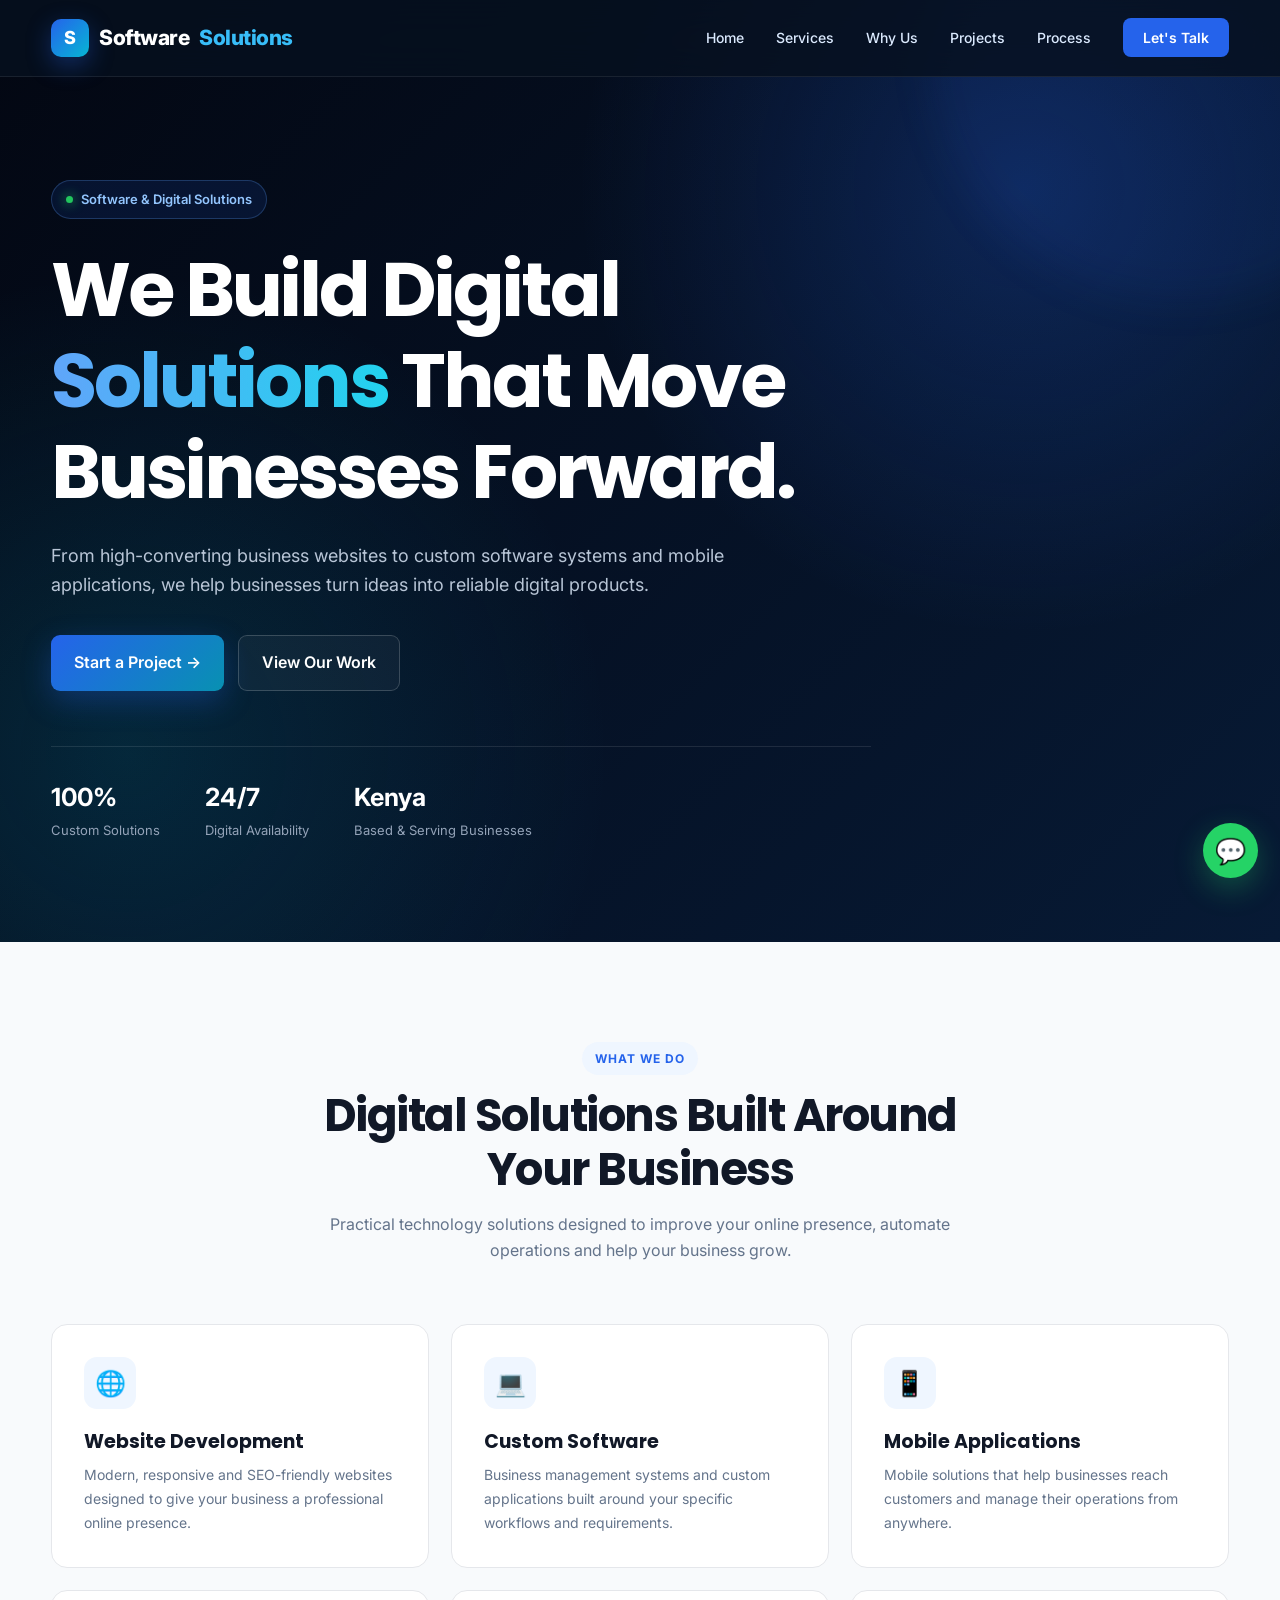
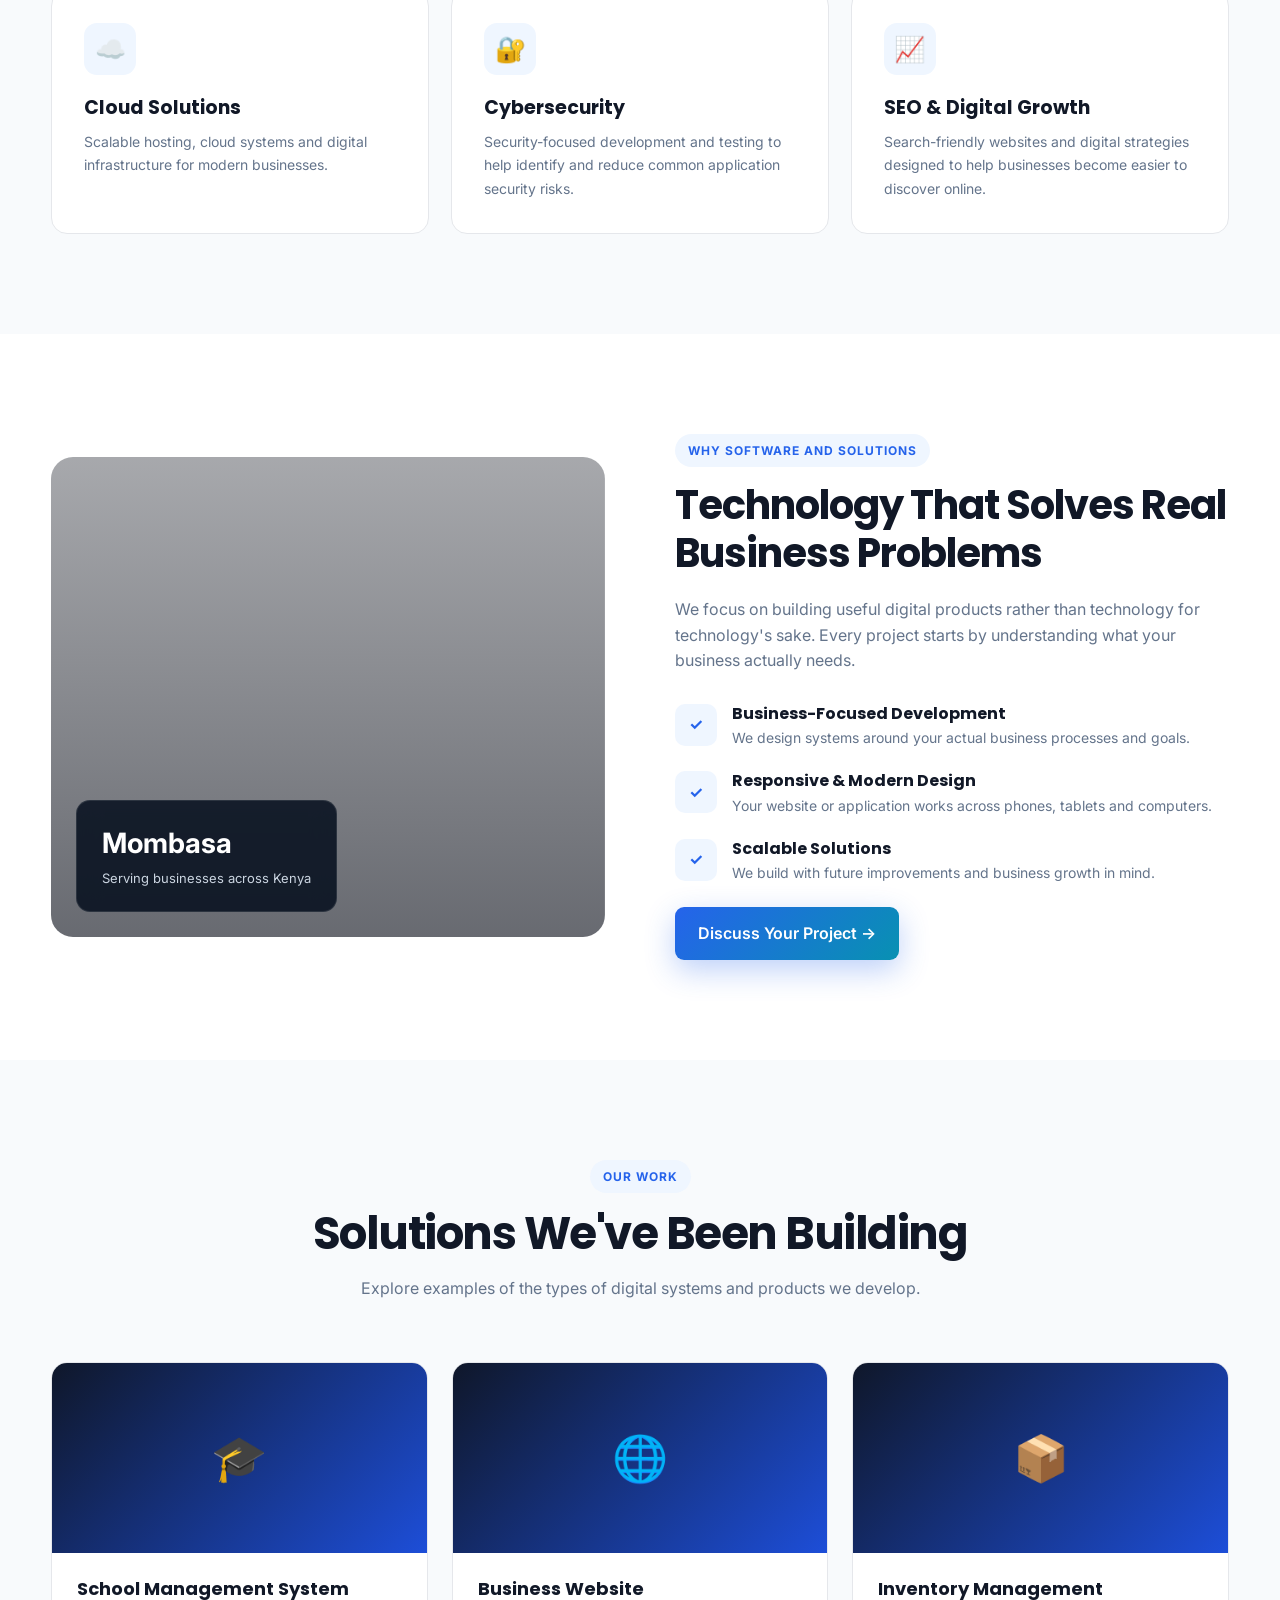
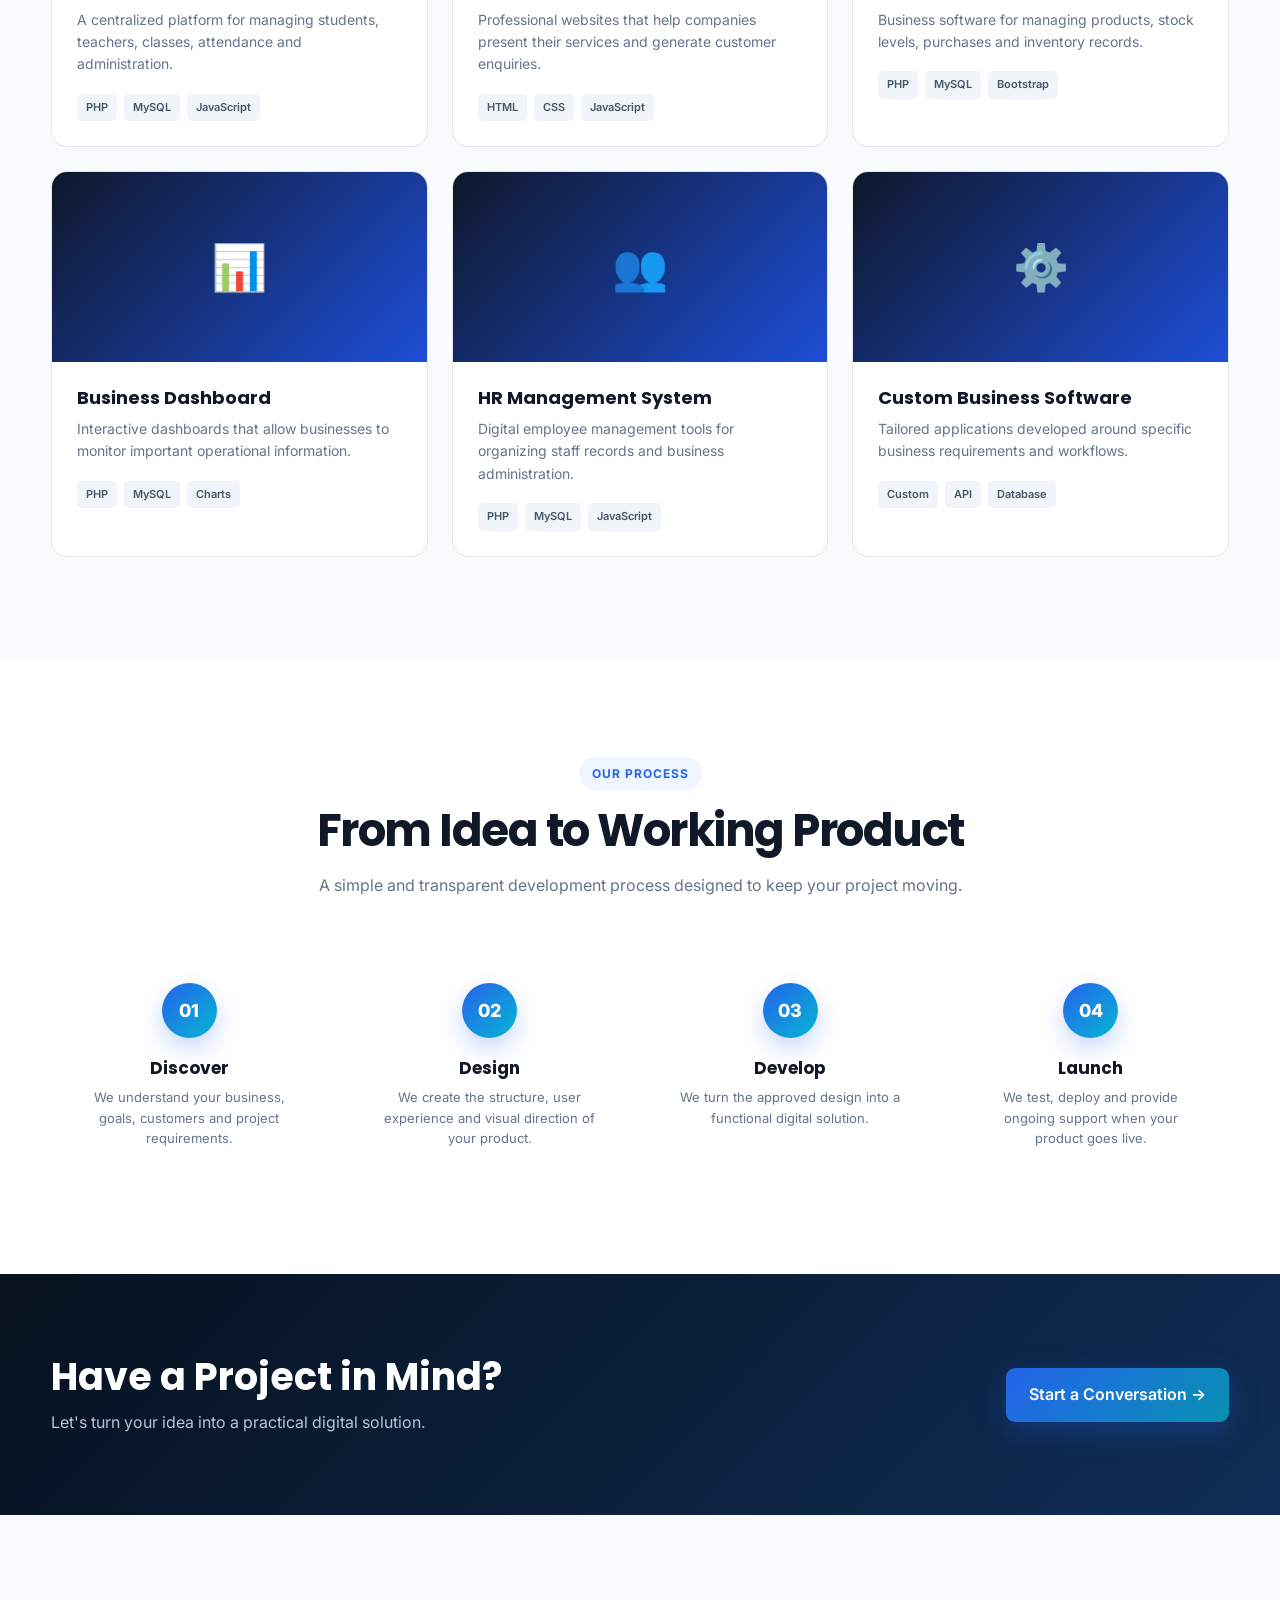
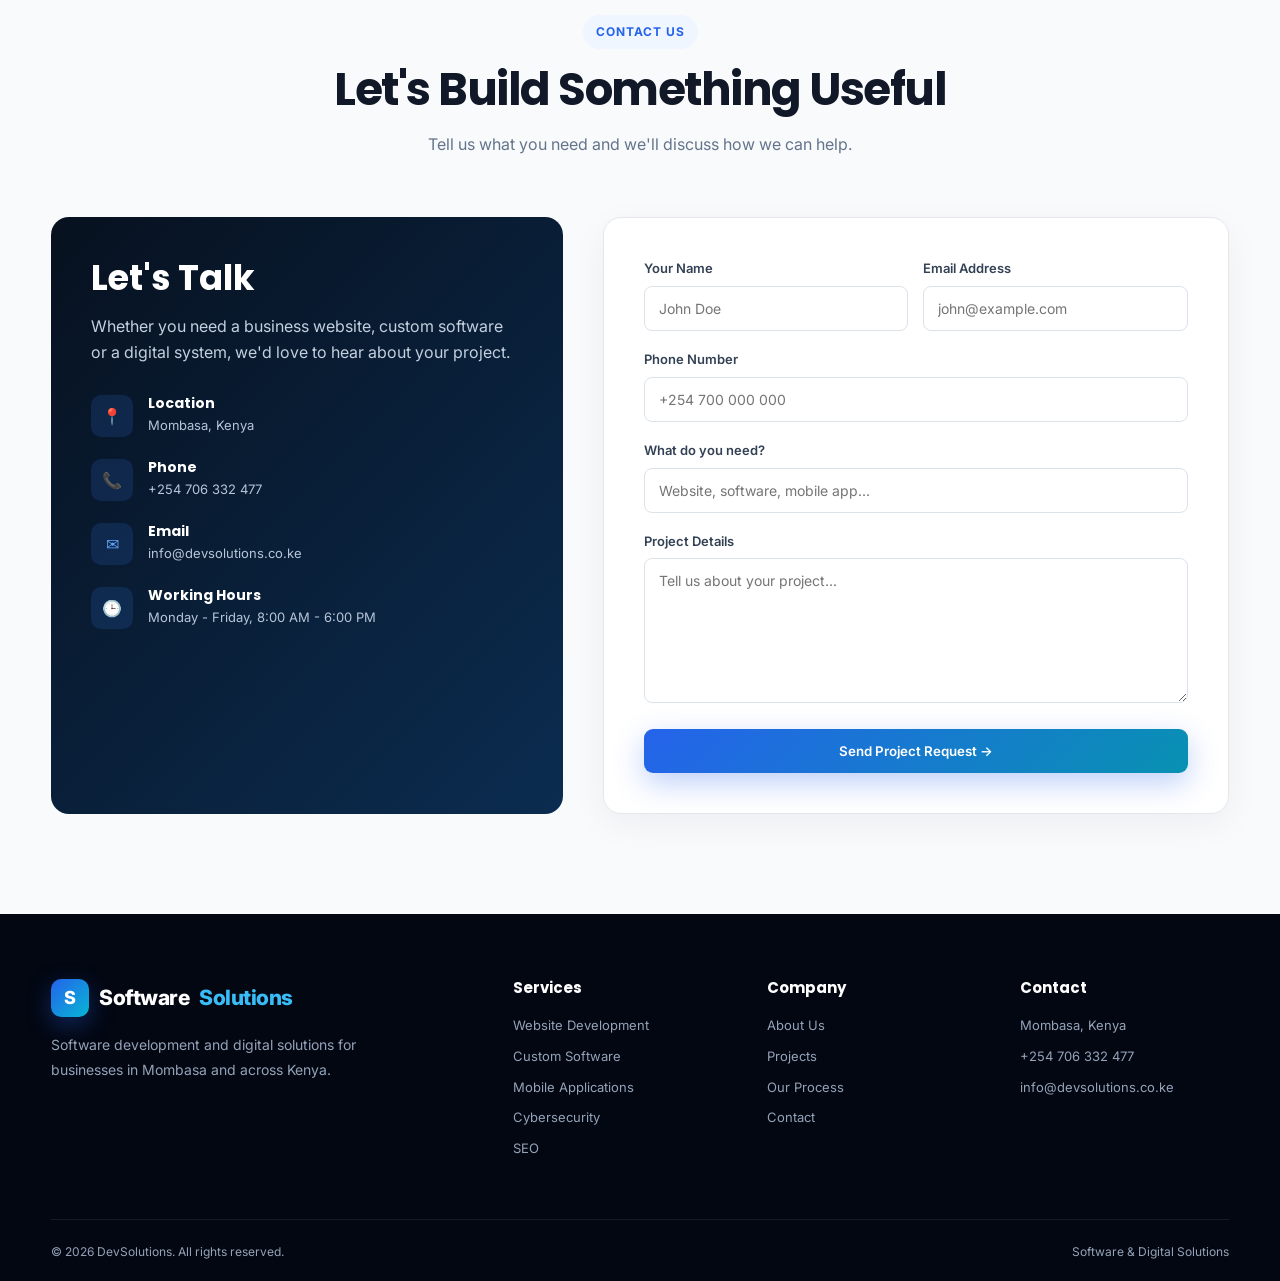
<file: index.html>
<!DOCTYPE html>
<html lang="en">

<head>

    <!-- =====================================================
         BASIC SEO
    ====================================================== -->

    <meta charset="UTF-8">

    <meta name="viewport"
          content="width=device-width, initial-scale=1.0">

    <title>
        Software Development Company in Mombasa, Kenya | Software and Solutions
    </title>

    <meta name="description"
          content="software and solutions provides professional website development, custom software, mobile applications, cybersecurity and business systems in Mombasa and across Kenya.">

    <meta name="keywords"
          content="software development company Mombasa, web development Mombasa, website design Kenya, custom software Kenya, mobile app development Kenya, cybersecurity Mombasa">

    <meta name="author" content="Software and solutions">

    <meta name="robots"
          content="index, follow">

    <link rel="canonical"
          href="https://devsolutions.co.ke/">


    <!-- =====================================================
         OPEN GRAPH
    ====================================================== -->

    <meta property="og:title"
          content="Software and soluitons | Software Development Company in Mombasa">

    <meta property="og:description"
          content="Websites, custom software, mobile apps and digital solutions for businesses in Kenya.">

    <meta property="og:type"
          content="website">

    <meta property="og:url"
          content="https://devsolutions.co.ke/">

    <meta property="og:image"
          content="https://devsolutions.co.ke/images/og-image.jpg">


    <!-- =====================================================
         FAVICON
    ====================================================== -->

    <link rel="icon"
          href="images/favicon.png">


    <!-- =====================================================
         GOOGLE FONT
    ====================================================== -->

    <link rel="preconnect"
          href="https://fonts.googleapis.com">

    <link rel="preconnect"
          href="https://fonts.gstatic.com"
          crossorigin>

    <link href="https://fonts.googleapis.com/css2?family=Inter:wght@400;500;600;700;800&family=Poppins:wght@500;600;700;800&display=swap"
          rel="stylesheet">


    <!-- =====================================================
         STRUCTURED DATA
    ====================================================== -->

    <script type="application/ld+json">

    {
        "@context": "https://schema.org",
        "@type": "ProfessionalService",

        "name": "Software and solutions",

        "url": "https://devsolutions.co.ke/",

        "description":
        "Software development company providing websites, custom software, mobile applications, cybersecurity and business systems.",

        "telephone": "+254706332477",

        "email": "info@devsolutions.co.ke",

        "address": {
            "@type": "PostalAddress",
            "addressLocality": "Mombasa",
            "addressCountry": "KE"
        },

        "areaServed": [
            "Mombasa",
            "Kenya"
        ],

        "serviceType": [
            "Website Development",
            "Custom Software Development",
            "Mobile App Development",
            "Cybersecurity",
            "Cloud Solutions",
            "SEO Services"
        ]
    }

    </script>


    <!-- =====================================================
         CSS
    ====================================================== -->

    <style>

        /* =====================================================
           RESET
        ====================================================== */

        * {
            margin: 0;
            padding: 0;
            box-sizing: border-box;
        }


        html {
            scroll-behavior: smooth;
        }


        body {

            font-family: "Inter", sans-serif;

            background: #ffffff;

            color: #111827;

            line-height: 1.6;

            overflow-x: hidden;
        }


        h1,
        h2,
        h3,
        h4 {

            font-family: "Poppins", sans-serif;

            line-height: 1.2;
        }


        a {
            text-decoration: none;
            color: inherit;
        }


        button,
        input,
        textarea {

            font-family: inherit;
        }


        img {

            width: 100%;

            display: block;
        }


        .container {

            width: min(1180px, 92%);

            margin: auto;
        }


        /* =====================================================
           COLORS
        ====================================================== */

        :root {

            --primary: #2563eb;

            --primary-dark: #1d4ed8;

            --secondary: #06b6d4;

            --dark: #07111f;

            --dark-2: #0b172a;

            --text: #111827;

            --muted: #64748b;

            --light: #f8fafc;

            --border: #e5e7eb;

            --white: #ffffff;
        }


        /* =====================================================
           NAVIGATION
        ====================================================== */

        header {

            position: fixed;

            top: 0;

            left: 0;

            width: 100%;

            z-index: 999;

            background: rgba(7, 17, 31, 0.82);

            backdrop-filter: blur(18px);

            border-bottom:
                1px solid rgba(255,255,255,0.08);
        }


        nav {

            height: 76px;

            display: flex;

            align-items: center;

            justify-content: space-between;
        }


        .logo {

            display: flex;

            align-items: center;

            gap: 10px;

            color: white;

            font-size: 21px;

            font-weight: 800;

            letter-spacing: -0.5px;
        }


        .logo-mark {

            width: 38px;

            height: 38px;

            display: grid;

            place-items: center;

            border-radius: 10px;

            background:
                linear-gradient(
                    135deg,
                    var(--primary),
                    var(--secondary)
                );

            color: white;

            font-size: 18px;

            box-shadow:
                0 8px 25px rgba(37,99,235,0.35);
        }


        .logo span {

            color: #38bdf8;
        }


        .nav-links {

            display: flex;

            align-items: center;

            gap: 32px;

            list-style: none;
        }


        .nav-links a {

            color: #dbeafe;

            font-size: 14px;

            font-weight: 500;

            transition: 0.3s;
        }


        .nav-links a:hover {

            color: #38bdf8;
        }


        .nav-cta {

            padding: 11px 20px;

            border-radius: 8px;

            background: var(--primary);

            color: white !important;

            font-weight: 600 !important;
        }


        .nav-cta:hover {

            background: var(--primary-dark);

            transform: translateY(-2px);
        }


        .menu-btn {

            display: none;

            border: none;

            background: transparent;

            color: white;

            font-size: 28px;

            cursor: pointer;
        }


        /* =====================================================
           HERO
        ====================================================== */

        .hero {

            min-height: 100vh;

            position: relative;

            display: flex;

            align-items: center;

            overflow: hidden;

            color: white;

            background:

                radial-gradient(
                    circle at 80% 20%,
                    rgba(37,99,235,0.25),
                    transparent 35%
                ),

                radial-gradient(
                    circle at 10% 80%,
                    rgba(6,182,212,0.15),
                    transparent 35%
                ),

                linear-gradient(
                    135deg,
                    #030712,
                    #071a35
                );
        }


        .hero::before {

            content: "";

            position: absolute;

            width: 500px;

            height: 500px;

            border-radius: 50%;

            background:
                rgba(37,99,235,0.08);

            filter: blur(20px);

            top: -200px;

            right: -150px;
        }


        .hero-content {

            position: relative;

            z-index: 2;

            max-width: 820px;

            padding-top: 80px;
        }


        .hero-badge {

            display: inline-flex;

            align-items: center;

            gap: 8px;

            padding: 8px 14px;

            border-radius: 50px;

            background:
                rgba(37,99,235,0.12);

            border:
                1px solid rgba(96,165,250,0.25);

            color: #93c5fd;

            font-size: 13px;

            font-weight: 600;

            margin-bottom: 25px;
        }


        .status-dot {

            width: 7px;

            height: 7px;

            border-radius: 50%;

            background: #22c55e;

            box-shadow:
                0 0 12px #22c55e;
        }


        .hero h1 {

            font-size: clamp(42px, 6vw, 76px);

            letter-spacing: -3px;

            margin-bottom: 25px;
        }


        .hero h1 span {

            background:
                linear-gradient(
                    90deg,
                    #60a5fa,
                    #22d3ee
                );

            -webkit-background-clip: text;

            -webkit-text-fill-color: transparent;
        }


        .hero p {

            max-width: 720px;

            color: #b8c5d6;

            font-size: 18px;

            margin-bottom: 35px;
        }


        .hero-buttons {

            display: flex;

            gap: 14px;

            flex-wrap: wrap;
        }


        .btn {

            display: inline-flex;

            align-items: center;

            justify-content: center;

            gap: 8px;

            padding: 14px 23px;

            border-radius: 9px;

            font-weight: 600;

            transition: 0.3s;

            cursor: pointer;
        }


        .btn-primary {

            background:
                linear-gradient(
                    135deg,
                    #2563eb,
                    #0891b2
                );

            color: white;

            box-shadow:
                0 10px 30px rgba(37,99,235,0.3);
        }


        .btn-primary:hover {

            transform: translateY(-3px);

            box-shadow:
                0 15px 35px rgba(37,99,235,0.4);
        }


        .btn-outline {

            border:
                1px solid rgba(255,255,255,0.18);

            color: white;

            background:
                rgba(255,255,255,0.04);
        }


        .btn-outline:hover {

            background:
                rgba(255,255,255,0.09);

            transform: translateY(-3px);
        }


        /* =====================================================
           HERO STATS
        ====================================================== */

        .hero-stats {

            display: flex;

            gap: 45px;

            margin-top: 55px;

            padding-top: 30px;

            border-top:
                1px solid rgba(255,255,255,0.1);
        }


        .stat strong {

            display: block;

            font-size: 25px;

            color: white;
        }


        .stat span {

            font-size: 13px;

            color: #94a3b8;
        }


        /* =====================================================
           SECTION
        ====================================================== */

        section {

            padding: 100px 0;
        }


        .section-heading {

            max-width: 700px;

            margin: 0 auto 60px;

            text-align: center;
        }


        .section-label {

            display: inline-block;

            color: var(--primary);

            background:
                #eff6ff;

            padding: 7px 13px;

            border-radius: 30px;

            font-size: 12px;

            font-weight: 700;

            text-transform: uppercase;

            letter-spacing: 1px;

            margin-bottom: 14px;
        }


        .section-heading h2 {

            font-size: clamp(30px, 4vw, 45px);

            margin-bottom: 15px;

            letter-spacing: -1.5px;
        }


        .section-heading p {

            color: var(--muted);

            font-size: 16px;
        }


        /* =====================================================
           SERVICES
        ====================================================== */

        .services {

            background: #f8fafc;
        }


        .service-grid {

            display: grid;

            grid-template-columns:
                repeat(3, 1fr);

            gap: 22px;
        }


        .service-card {

            position: relative;

            background: white;

            border:
                1px solid var(--border);

            border-radius: 16px;

            padding: 32px;

            transition: 0.35s;

            overflow: hidden;
        }


        .service-card::before {

            content: "";

            position: absolute;

            left: 0;

            top: 0;

            width: 100%;

            height: 3px;

            background:
                linear-gradient(
                    90deg,
                    var(--primary),
                    var(--secondary)
                );

            transform: scaleX(0);

            transform-origin: left;

            transition: 0.35s;
        }


        .service-card:hover {

            transform: translateY(-8px);

            border-color:
                #bfdbfe;

            box-shadow:
                0 20px 45px rgba(15,23,42,0.09);
        }


        .service-card:hover::before {

            transform: scaleX(1);
        }


        .service-icon {

            width: 52px;

            height: 52px;

            display: grid;

            place-items: center;

            border-radius: 13px;

            background: #eff6ff;

            color: var(--primary);

            font-size: 25px;

            margin-bottom: 22px;
        }


        .service-card h3 {

            font-size: 19px;

            margin-bottom: 10px;
        }


        .service-card p {

            color: var(--muted);

            font-size: 14px;

            line-height: 1.7;
        }


        /* =====================================================
           WHY US
        ====================================================== */

        .why-us {

            background: white;
        }


        .why-grid {

            display: grid;

            grid-template-columns: 1fr 1fr;

            gap: 70px;

            align-items: center;
        }


        .why-image {

            min-height: 480px;

            border-radius: 22px;

            background:

                linear-gradient(
                    rgba(3,7,18,0.35),
                    rgba(3,7,18,0.6)
                ),

                url("https://images.unsplash.com/photo-1551434678-e076c223a692?auto=format&fit=crop&w=1000&q=80");

            background-size: cover;

            background-position: center;

            position: relative;

            overflow: hidden;
        }


        .experience-card {

            position: absolute;

            bottom: 25px;

            left: 25px;

            padding: 20px 25px;

            background:
                rgba(7,17,31,0.88);

            backdrop-filter: blur(12px);

            border-radius: 14px;

            color: white;

            border:
                1px solid rgba(255,255,255,0.1);
        }


        .experience-card strong {

            font-size: 28px;

            display: block;
        }


        .experience-card span {

            color: #cbd5e1;

            font-size: 13px;
        }


        .why-content h2 {

            font-size: 40px;

            margin-bottom: 20px;

            letter-spacing: -1px;
        }


        .why-content > p {

            color: var(--muted);

            margin-bottom: 30px;
        }


        .benefit {

            display: flex;

            gap: 15px;

            margin-bottom: 22px;
        }


        .benefit-icon {

            min-width: 42px;

            height: 42px;

            display: grid;

            place-items: center;

            border-radius: 10px;

            background: #eff6ff;

            color: var(--primary);

            font-weight: 700;
        }


        .benefit h4 {

            margin-bottom: 4px;

            font-size: 16px;
        }


        .benefit p {

            color: var(--muted);

            font-size: 14px;
        }


        /* =====================================================
           PROJECTS
        ====================================================== */

        .projects {

            background: #f8fafc;
        }


        .project-grid {

            display: grid;

            grid-template-columns:
                repeat(3, 1fr);

            gap: 24px;
        }


        .project-card {

            background: white;

            border-radius: 16px;

            overflow: hidden;

            border:
                1px solid var(--border);

            transition: 0.35s;
        }


        .project-card:hover {

            transform: translateY(-7px);

            box-shadow:
                0 20px 40px rgba(15,23,42,0.09);
        }


        .project-image {

            height: 190px;

            display: flex;

            align-items: center;

            justify-content: center;

            font-size: 45px;

            background:
                linear-gradient(
                    135deg,
                    #0f172a,
                    #1d4ed8
                );

            color: white;
        }


        .project-content {

            padding: 25px;
        }


        .project-content h3 {

            font-size: 18px;

            margin-bottom: 9px;
        }


        .project-content p {

            color: var(--muted);

            font-size: 14px;

            margin-bottom: 18px;
        }


        .tags {

            display: flex;

            flex-wrap: wrap;

            gap: 7px;
        }


        .tag {

            font-size: 11px;

            padding: 5px 9px;

            border-radius: 5px;

            background: #f1f5f9;

            color: #475569;

            font-weight: 600;
        }


        /* =====================================================
           PROCESS
        ====================================================== */

        .process {

            background: white;
        }


        .process-grid {

            display: grid;

            grid-template-columns:
                repeat(4, 1fr);

            gap: 25px;
        }


        .process-card {

            text-align: center;

            padding: 25px;
        }


        .process-number {

            width: 55px;

            height: 55px;

            margin: 0 auto 20px;

            display: grid;

            place-items: center;

            border-radius: 50%;

            background:
                linear-gradient(
                    135deg,
                    var(--primary),
                    var(--secondary)
                );

            color: white;

            font-weight: 800;

            font-size: 18px;

            box-shadow:
                0 10px 25px rgba(37,99,235,0.25);
        }


        .process-card h3 {

            font-size: 17px;

            margin-bottom: 8px;
        }


        .process-card p {

            color: var(--muted);

            font-size: 13px;
        }


        /* =====================================================
           CTA
        ====================================================== */

        .cta {

            padding: 80px 0;

            background:
                linear-gradient(
                    135deg,
                    #07111f,
                    #0f2d55
                );

            color: white;
        }


        .cta-box {

            display: flex;

            align-items: center;

            justify-content: space-between;

            gap: 30px;
        }


        .cta h2 {

            font-size: 38px;

            margin-bottom: 10px;
        }


        .cta p {

            color: #b7c5d8;
        }


        /* =====================================================
           CONTACT
        ====================================================== */

        .contact {

            background: #f8fafc;
        }


        .contact-grid {

            display: grid;

            grid-template-columns:
                0.9fr 1.1fr;

            gap: 40px;
        }


        .contact-info {

            background:
                linear-gradient(
                    135deg,
                    #07111f,
                    #0b2c50
                );

            color: white;

            border-radius: 18px;

            padding: 40px;
        }


        .contact-info h2 {

            font-size: 35px;

            margin-bottom: 15px;
        }


        .contact-info > p {

            color: #c3d0df;

            margin-bottom: 30px;
        }


        .contact-item {

            display: flex;

            gap: 15px;

            margin-bottom: 22px;
        }


        .contact-icon {

            width: 42px;

            height: 42px;

            min-width: 42px;

            display: grid;

            place-items: center;

            border-radius: 10px;

            background:
                rgba(59,130,246,0.15);

            color: #60a5fa;
        }


        .contact-item h4 {

            font-size: 14px;

            margin-bottom: 3px;
        }


        .contact-item p {

            color: #b7c5d8;

            font-size: 13px;
        }


        .contact-form {

            background: white;

            border:
                1px solid var(--border);

            border-radius: 18px;

            padding: 40px;

            box-shadow:
                0 10px 35px rgba(15,23,42,0.05);
        }


        .form-row {

            display: grid;

            grid-template-columns: 1fr 1fr;

            gap: 15px;
        }


        .form-group {

            margin-bottom: 18px;
        }


        .form-group label {

            display: block;

            margin-bottom: 7px;

            font-size: 13px;

            font-weight: 600;

            color: #334155;
        }


        .contact-form input,
        .contact-form textarea {

            width: 100%;

            padding: 13px 14px;

            border:
                1px solid #dbe2ea;

            border-radius: 8px;

            outline: none;

            font-size: 14px;

            transition: 0.25s;
        }


        .contact-form input:focus,
        .contact-form textarea:focus {

            border-color: var(--primary);

            box-shadow:
                0 0 0 3px rgba(37,99,235,0.08);
        }


        .contact-form textarea {

            min-height: 145px;

            resize: vertical;
        }


        .contact-form button {

            border: none;

            width: 100%;
        }


        /* =====================================================
           FOOTER
        ====================================================== */

        footer {

            background: #030712;

            color: #94a3b8;

            padding: 65px 0 20px;
        }


        .footer-grid {

            display: grid;

            grid-template-columns:
                2fr 1fr 1fr 1fr;

            gap: 45px;

            margin-bottom: 50px;
        }


        .footer-brand p {

            max-width: 350px;

            margin-top: 15px;

            font-size: 14px;

            line-height: 1.8;
        }


        footer h3 {

            color: white;

            font-size: 15px;

            margin-bottom: 18px;
        }


        footer ul {

            list-style: none;
        }


        footer li {

            margin-bottom: 10px;

            font-size: 13px;
        }


        footer a {

            transition: 0.3s;
        }


        footer a:hover {

            color: #38bdf8;
        }


        .footer-bottom {

            padding-top: 22px;

            border-top:
                1px solid rgba(255,255,255,0.08);

            display: flex;

            justify-content: space-between;

            gap: 20px;

            font-size: 12px;
        }


        /* =====================================================
           WHATSAPP
        ====================================================== */

        .whatsapp {

            position: fixed;

            right: 22px;

            bottom: 22px;

            width: 55px;

            height: 55px;

            display: grid;

            place-items: center;

            border-radius: 50%;

            background: #25d366;

            color: white;

            font-size: 25px;

            box-shadow:
                0 10px 30px rgba(37,211,102,0.3);

            z-index: 1000;

            transition: 0.3s;
        }


        .whatsapp:hover {

            transform: translateY(-5px) scale(1.05);
        }


        /* =====================================================
           ANIMATION
        ====================================================== */

        @keyframes fadeUp {

            from {

                opacity: 0;

                transform:
                    translateY(25px);
            }

            to {

                opacity: 1;

                transform:
                    translateY(0);
            }
        }


        .hero-content {

            animation:
                fadeUp 0.8s ease forwards;
        }


        /* =====================================================
           RESPONSIVE
        ====================================================== */

        @media (max-width: 1000px) {

            .service-grid,
            .project-grid {

                grid-template-columns:
                    repeat(2, 1fr);
            }


            .why-grid {

                grid-template-columns: 1fr;
            }


            .why-image {

                min-height: 400px;
            }


            .process-grid {

                grid-template-columns:
                    repeat(2, 1fr);
            }


            .footer-grid {

                grid-template-columns:
                    repeat(2, 1fr);
            }
        }


        @media (max-width: 700px) {

            .nav-links {

                display: none;

                position: absolute;

                top: 76px;

                left: 0;

                width: 100%;

                padding: 25px;

                background: #07111f;

                flex-direction: column;

                align-items: center;

                gap: 22px;

                border-top:
                    1px solid rgba(255,255,255,0.08);
            }


            .nav-links.active {

                display: flex;
            }


            .menu-btn {

                display: block;
            }


            .hero {

                min-height: 850px;
            }


            .hero h1 {

                letter-spacing: -2px;
            }


            .hero p {

                font-size: 16px;
            }


            .hero-stats {

                gap: 25px;

                flex-wrap: wrap;
            }


            .service-grid,
            .project-grid {

                grid-template-columns: 1fr;
            }


            .process-grid {

                grid-template-columns: 1fr;
            }


            .contact-grid {

                grid-template-columns: 1fr;
            }


            .form-row {

                grid-template-columns: 1fr;
            }


            .cta-box {

                flex-direction: column;

                align-items: flex-start;
            }


            .cta h2 {

                font-size: 30px;
            }


            .footer-grid {

                grid-template-columns: 1fr;
            }


            .footer-bottom {

                flex-direction: column;

                text-align: center;
            }
        }


        @media (max-width: 480px) {

            section {

                padding: 75px 0;
            }


            .hero h1 {

                font-size: 42px;
            }


            .hero-buttons {

                flex-direction: column;

                align-items: stretch;
            }


            .btn {

                width: 100%;
            }


            .contact-info,
            .contact-form {

                padding: 27px;
            }


            .why-image {

                min-height: 330px;
            }
        }

    </style>

</head>


<body>


<!-- =====================================================
     NAVBAR
====================================================== -->

<header>

    <nav class="container">


        <a href="#home" class="logo">

            <div class="logo-mark">
                S
            </div>

            Software<span>Solutions</span>

        </a>


        <button
            class="menu-btn"
            id="menuBtn"
            aria-label="Open navigation"
            aria-expanded="false">

            ☰

        </button>


        <ul class="nav-links" id="navLinks">

            <li>
                <a href="#home">
                    Home
                </a>
            </li>

            <li>
                <a href="#services">
                    Services
                </a>
            </li>

            <li>
                <a href="#about">
                    Why Us
                </a>
            </li>

            <li>
                <a href="#projects">
                    Projects
                </a>
            </li>

            <li>
                <a href="#process">
                    Process
                </a>
            </li>

            <li>
                <a href="#contact" class="nav-cta">
                    Let's Talk
                </a>
            </li>

        </ul>

    </nav>

</header>



<!-- =====================================================
     HERO
====================================================== -->

<main>


<section class="hero" id="home">

    <div class="container">

        <div class="hero-content">


            <div class="hero-badge">

                <span class="status-dot"></span>

                Software & Digital Solutions

            </div>


            <h1>

                We Build Digital
                <span>Solutions</span>
                That Move Businesses Forward.

            </h1>


            <p>

                From high-converting business websites to custom
                software systems and mobile applications, we help
                businesses turn ideas into reliable digital products.

            </p>


            <div class="hero-buttons">

                <a href="#contact"
                   class="btn btn-primary">

                    Start a Project
                    →
                </a>


                <a href="#projects"
                   class="btn btn-outline">

                    View Our Work

                </a>

            </div>


            <div class="hero-stats">

                <div class="stat">

                    <strong>
                        100%
                    </strong>

                    <span>
                        Custom Solutions
                    </span>

                </div>


                <div class="stat">

                    <strong>
                        24/7
                    </strong>

                    <span>
                        Digital Availability
                    </span>

                </div>


                <div class="stat">

                    <strong>
                        Kenya
                    </strong>

                    <span>
                        Based & Serving Businesses
                    </span>

                </div>

            </div>

        </div>

    </div>

</section>



<!-- =====================================================
     SERVICES
====================================================== -->

<section class="services" id="services">

    <div class="container">


        <div class="section-heading">

            <span class="section-label">
                What We Do
            </span>

            <h2>
                Digital Solutions Built Around Your Business
            </h2>

            <p>
                Practical technology solutions designed to improve
                your online presence, automate operations and help
                your business grow.
            </p>

        </div>


        <div class="service-grid">


            <article class="service-card">

                <div class="service-icon">
                    🌐
                </div>

                <h3>
                    Website Development
                </h3>

                <p>
                    Modern, responsive and SEO-friendly websites
                    designed to give your business a professional
                    online presence.
                </p>

            </article>


            <article class="service-card">

                <div class="service-icon">
                    💻
                </div>

                <h3>
                    Custom Software
                </h3>

                <p>
                    Business management systems and custom
                    applications built around your specific
                    workflows and requirements.
                </p>

            </article>


            <article class="service-card">

                <div class="service-icon">
                    📱
                </div>

                <h3>
                    Mobile Applications
                </h3>

                <p>
                    Mobile solutions that help businesses reach
                    customers and manage their operations from
                    anywhere.
                </p>

            </article>


            <article class="service-card">

                <div class="service-icon">
                    ☁️
                </div>

                <h3>
                    Cloud Solutions
                </h3>

                <p>
                    Scalable hosting, cloud systems and digital
                    infrastructure for modern businesses.
                </p>

            </article>


            <article class="service-card">

                <div class="service-icon">
                    🔐
                </div>

                <h3>
                    Cybersecurity
                </h3>

                <p>
                    Security-focused development and testing to
                    help identify and reduce common application
                    security risks.
                </p>

            </article>


            <article class="service-card">

                <div class="service-icon">
                    📈
                </div>

                <h3>
                    SEO & Digital Growth
                </h3>

                <p>
                    Search-friendly websites and digital strategies
                    designed to help businesses become easier to
                    discover online.
                </p>

            </article>

        </div>

    </div>

</section>



<!-- =====================================================
     WHY US
====================================================== -->

<section class="why-us" id="about">

    <div class="container">

        <div class="why-grid">


            <div class="why-image">

                <div class="experience-card">

                    <strong>
                        Mombasa
                    </strong>

                    <span>
                        Serving businesses across Kenya
                    </span>

                </div>

            </div>


            <div class="why-content">

                <span class="section-label">
                    Why Software and solutions
                </span>

                <h2>
                    Technology That Solves Real Business Problems
                </h2>

                <p>
                    We focus on building useful digital products
                    rather than technology for technology's sake.
                    Every project starts by understanding what
                    your business actually needs.
                </p>


                <div class="benefit">

                    <div class="benefit-icon">
                        ✓
                    </div>

                    <div>

                        <h4>
                            Business-Focused Development
                        </h4>

                        <p>
                            We design systems around your actual
                            business processes and goals.
                        </p>

                    </div>

                </div>


                <div class="benefit">

                    <div class="benefit-icon">
                        ✓
                    </div>

                    <div>

                        <h4>
                            Responsive & Modern Design
                        </h4>

                        <p>
                            Your website or application works
                            across phones, tablets and computers.
                        </p>

                    </div>

                </div>


                <div class="benefit">

                    <div class="benefit-icon">
                        ✓
                    </div>

                    <div>

                        <h4>
                            Scalable Solutions
                        </h4>

                        <p>
                            We build with future improvements
                            and business growth in mind.
                        </p>

                    </div>

                </div>


                <a href="#contact"
                   class="btn btn-primary">

                    Discuss Your Project
                    →

                </a>

            </div>

        </div>

    </div>

</section>



<!-- =====================================================
     PROJECTS
====================================================== -->

<section class="projects" id="projects">

    <div class="container">


        <div class="section-heading">

            <span class="section-label">
                Our Work
            </span>

            <h2>
                Solutions We've Been Building
            </h2>

            <p>
                Explore examples of the types of digital systems
                and products we develop.
            </p>

        </div>


        <div class="project-grid">


            <article class="project-card">

                <div class="project-image">
                    🎓
                </div>

                <div class="project-content">

                    <h3>
                        School Management System
                    </h3>

                    <p>
                        A centralized platform for managing
                        students, teachers, classes, attendance
                        and administration.
                    </p>

                    <div class="tags">

                        <span class="tag">
                            PHP
                        </span>

                        <span class="tag">
                            MySQL
                        </span>

                        <span class="tag">
                            JavaScript
                        </span>

                    </div>

                </div>

            </article>



            <article class="project-card">

                <div class="project-image">
                    🌐
                </div>

                <div class="project-content">

                    <h3>
                        Business Website
                    </h3>

                    <p>
                        Professional websites that help companies
                        present their services and generate
                        customer enquiries.
                    </p>

                    <div class="tags">

                        <span class="tag">
                            HTML
                        </span>

                        <span class="tag">
                            CSS
                        </span>

                        <span class="tag">
                            JavaScript
                        </span>

                    </div>

                </div>

            </article>



            <article class="project-card">

                <div class="project-image">
                    📦
                </div>

                <div class="project-content">

                    <h3>
                        Inventory Management
                    </h3>

                    <p>
                        Business software for managing products,
                        stock levels, purchases and inventory
                        records.
                    </p>

                    <div class="tags">

                        <span class="tag">
                            PHP
                        </span>

                        <span class="tag">
                            MySQL
                        </span>

                        <span class="tag">
                            Bootstrap
                        </span>

                    </div>

                </div>

            </article>



            <article class="project-card">

                <div class="project-image">
                    📊
                </div>

                <div class="project-content">

                    <h3>
                        Business Dashboard
                    </h3>

                    <p>
                        Interactive dashboards that allow businesses
                        to monitor important operational information.
                    </p>

                    <div class="tags">

                        <span class="tag">
                            PHP
                        </span>

                        <span class="tag">
                            MySQL
                        </span>

                        <span class="tag">
                            Charts
                        </span>

                    </div>

                </div>

            </article>



            <article class="project-card">

                <div class="project-image">
                    👥
                </div>

                <div class="project-content">

                    <h3>
                        HR Management System
                    </h3>

                    <p>
                        Digital employee management tools for
                        organizing staff records and business
                        administration.
                    </p>

                    <div class="tags">

                        <span class="tag">
                            PHP
                        </span>

                        <span class="tag">
                            MySQL
                        </span>

                        <span class="tag">
                            JavaScript
                        </span>

                    </div>

                </div>

            </article>



            <article class="project-card">

                <div class="project-image">
                    ⚙️
                </div>

                <div class="project-content">

                    <h3>
                        Custom Business Software
                    </h3>

                    <p>
                        Tailored applications developed around
                        specific business requirements and
                        workflows.
                    </p>

                    <div class="tags">

                        <span class="tag">
                            Custom
                        </span>

                        <span class="tag">
                            API
                        </span>

                        <span class="tag">
                            Database
                        </span>

                    </div>

                </div>

            </article>

        </div>

    </div>

</section>



<!-- =====================================================
     PROCESS
====================================================== -->

<section class="process" id="process">

    <div class="container">


        <div class="section-heading">

            <span class="section-label">
                Our Process
            </span>

            <h2>
                From Idea to Working Product
            </h2>

            <p>
                A simple and transparent development process
                designed to keep your project moving.
            </p>

        </div>


        <div class="process-grid">


            <div class="process-card">

                <div class="process-number">
                    01
                </div>

                <h3>
                    Discover
                </h3>

                <p>
                    We understand your business, goals,
                    customers and project requirements.
                </p>

            </div>


            <div class="process-card">

                <div class="process-number">
                    02
                </div>

                <h3>
                    Design
                </h3>

                <p>
                    We create the structure, user experience
                    and visual direction of your product.
                </p>

            </div>


            <div class="process-card">

                <div class="process-number">
                    03
                </div>

                <h3>
                    Develop
                </h3>

                <p>
                    We turn the approved design into a
                    functional digital solution.
                </p>

            </div>


            <div class="process-card">

                <div class="process-number">
                    04
                </div>

                <h3>
                    Launch
                </h3>

                <p>
                    We test, deploy and provide ongoing
                    support when your product goes live.
                </p>

            </div>

        </div>

    </div>

</section>



<!-- =====================================================
     CTA
====================================================== -->

<section class="cta">

    <div class="container">

        <div class="cta-box">


            <div>

                <h2>
                    Have a Project in Mind?
                </h2>

                <p>
                    Let's turn your idea into a practical
                    digital solution.
                </p>

            </div>


            <a href="#contact"
               class="btn btn-primary">

                Start a Conversation
                →

            </a>

        </div>

    </div>

</section>



<!-- =====================================================
     CONTACT
====================================================== -->

<section class="contact" id="contact">

    <div class="container">


        <div class="section-heading">

            <span class="section-label">
                Contact Us
            </span>

            <h2>
                Let's Build Something Useful
            </h2>

            <p>
                Tell us what you need and we'll discuss
                how we can help.
            </p>

        </div>


        <div class="contact-grid">


            <div class="contact-info">

                <h2>
                    Let's Talk
                </h2>

                <p>
                    Whether you need a business website,
                    custom software or a digital system,
                    we'd love to hear about your project.
                </p>


                <div class="contact-item">

                    <div class="contact-icon">
                        📍
                    </div>

                    <div>

                        <h4>
                            Location
                        </h4>

                        <p>
                            Mombasa, Kenya
                        </p>

                    </div>

                </div>


                <div class="contact-item">

                    <div class="contact-icon">
                        📞
                    </div>

                    <div>

                        <h4>
                            Phone
                        </h4>

                        <p>
                            +254 706 332 477
                        </p>

                    </div>

                </div>


                <div class="contact-item">

                    <div class="contact-icon">
                        ✉
                    </div>

                    <div>

                        <h4>
                            Email
                        </h4>

                        <p>
                            info@devsolutions.co.ke
                        </p>

                    </div>

                </div>


                <div class="contact-item">

                    <div class="contact-icon">
                        🕒
                    </div>

                    <div>

                        <h4>
                            Working Hours
                        </h4>

                        <p>
                            Monday - Friday, 8:00 AM - 6:00 PM
                        </p>

                    </div>

                </div>

            </div>



            <form
                class="contact-form"
                action="#"
                method="POST">


                <div class="form-row">

                    <div class="form-group">

                        <label>
                            Your Name
                        </label>

                        <input
                            type="text"
                            name="name"
                            placeholder="John Doe"
                            required>

                    </div>


                    <div class="form-group">

                        <label>
                            Email Address
                        </label>

                        <input
                            type="email"
                            name="email"
                            placeholder="john@example.com"
                            required>

                    </div>

                </div>


                <div class="form-group">

                    <label>
                        Phone Number
                    </label>

                    <input
                        type="tel"
                        name="phone"
                        placeholder="+254 700 000 000">

                </div>


                <div class="form-group">

                    <label>
                        What do you need?
                    </label>

                    <input
                        type="text"
                        name="subject"
                        placeholder="Website, software, mobile app...">

                </div>


                <div class="form-group">

                    <label>
                        Project Details
                    </label>

                    <textarea
                        name="message"
                        placeholder="Tell us about your project..."
                        required></textarea>

                </div>


                <button
                    type="submit"
                    class="btn btn-primary">

                    Send Project Request
                    →

                </button>

            </form>

        </div>

    </div>

</section>

</main>



<!-- =====================================================
     FOOTER
====================================================== -->

<footer>

    <div class="container">


        <div class="footer-grid">


            <div class="footer-brand">

                <a href="#home"
                   class="logo">

                    <div class="logo-mark">
                        S
                    </div>

                    Software<span>Solutions</span>

                </a>


                <p>
                    Software development and digital solutions
                    for businesses in Mombasa and across Kenya.
                </p>

            </div>


            <div>

                <h3>
                    Services
                </h3>

                <ul>

                    <li>
                        <a href="#services">
                            Website Development
                        </a>
                    </li>

                    <li>
                        <a href="#services">
                            Custom Software
                        </a>
                    </li>

                    <li>
                        <a href="#services">
                            Mobile Applications
                        </a>
                    </li>

                    <li>
                        <a href="#services">
                            Cybersecurity
                        </a>
                    </li>

                    <li>
                        <a href="#services">
                            SEO
                        </a>
                    </li>

                </ul>

            </div>


            <div>

                <h3>
                    Company
                </h3>

                <ul>

                    <li>
                        <a href="#about">
                            About Us
                        </a>
                    </li>

                    <li>
                        <a href="#projects">
                            Projects
                        </a>
                    </li>

                    <li>
                        <a href="#process">
                            Our Process
                        </a>
                    </li>

                    <li>
                        <a href="#contact">
                            Contact
                        </a>
                    </li>

                </ul>

            </div>


            <div>

                <h3>
                    Contact
                </h3>

                <ul>

                    <li>
                        Mombasa, Kenya
                    </li>

                    <li>
                        +254 706 332 477
                    </li>

                    <li>
                        info@devsolutions.co.ke
                    </li>

                </ul>

            </div>

        </div>


        <div class="footer-bottom">

            <span>
                © 2026 DevSolutions. All rights reserved.
            </span>

            <span>
                Software & Digital Solutions
            </span>

        </div>

    </div>

</footer>



<!-- =====================================================
     WHATSAPP BUTTON
====================================================== -->

<a
    href="https://wa.me/254706332477?text=Hello%20Software and Solutions%2C%20I%20would%20like%20to%20discuss%20a%20project."
    target="_blank"
    rel="noopener"
    class="whatsapp"
    aria-label="Chat with software and Solutions on WhatsApp">

    💬

</a>



<!-- =====================================================
     JAVASCRIPT
====================================================== -->

<script>

    const menuBtn =
        document.getElementById("menuBtn");

    const navLinks =
        document.getElementById("navLinks");


    menuBtn.addEventListener("click", function () {

        navLinks.classList.toggle("active");

        const isOpen =
            navLinks.classList.contains("active");

        menuBtn.setAttribute(
            "aria-expanded",
            isOpen
        );

    });


    document
        .querySelectorAll(".nav-links a")
        .forEach(function(link) {

            link.addEventListener("click", function() {

                navLinks.classList.remove("active");

                menuBtn.setAttribute(
                    "aria-expanded",
                    "false"
                );

            });

        });

</script>


</body>

</html>
</file>
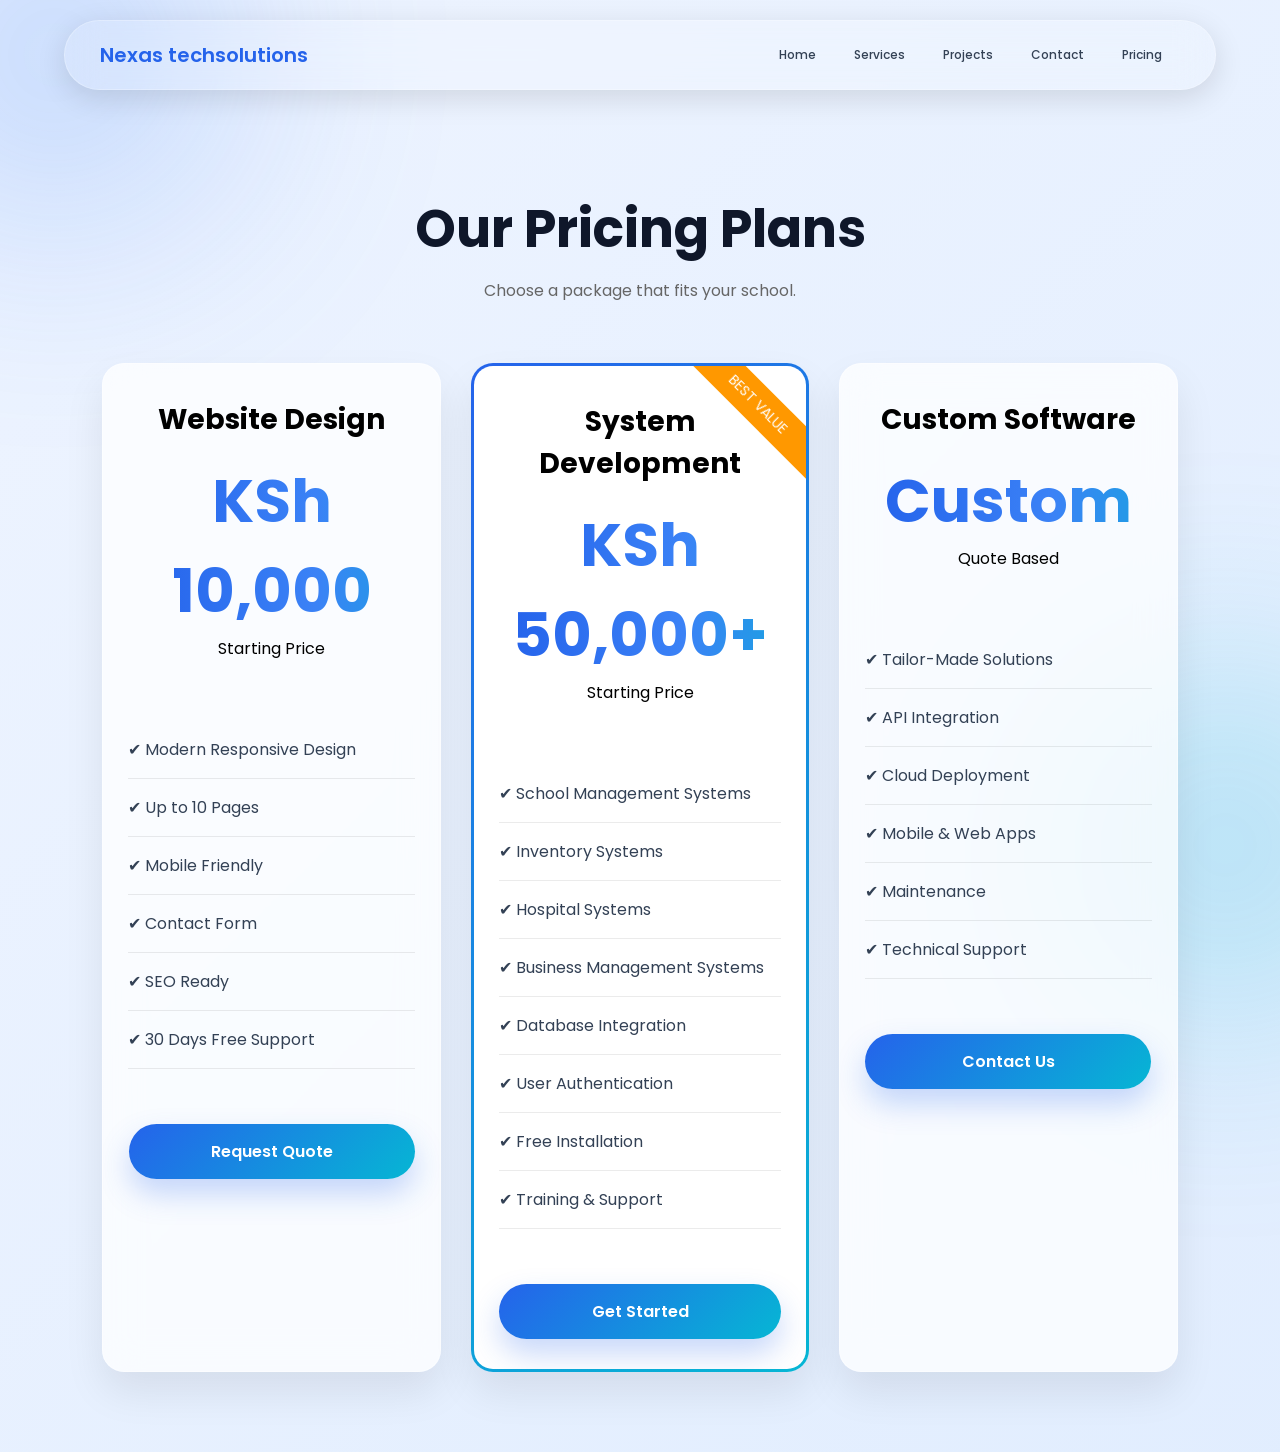
<file: pricing.html>
<!DOCTYPE html>
<html lang="en">
<head>
<meta charset="UTF-8">
<meta name="viewport" content="width=device-width, initial-scale=1.0">
<title>Pricing | Nexas techsoluitons</title>

<link href="https://fonts.googleapis.com/css2?family=Poppins:wght@300;400;500;600;700&display=swap" rel="stylesheet">

<style>

*{
    margin:0;
    padding:0;
    box-sizing:border-box;
    font-family:'Poppins',sans-serif;
}

body{
    margin:0;
    font-family:'Poppins',sans-serif;
    background:linear-gradient(135deg,#eef4ff,#dbeafe,#f8fbff);
    background-size:300% 300%;
    animation:gradientBG 12s ease infinite;
    min-height:100vh;
    overflow-x:hidden;
    position:relative;
}
html{
    scroll-behavior:smooth;
}

body::before,
body::after{
    content:"";
    position:fixed;
    width:350px;
    height:350px;
    border-radius:50%;
    filter:blur(120px);
    z-index:-1;
    animation:float 10s ease-in-out infinite;
}

body::before{
    background:#3b82f6;
    top:-120px;
    left:-120px;
    opacity:.25;
}

body::after{
    background:#06b6d4;
    bottom:-120px;
    right:-120px;
    opacity:.25;
}

@keyframes gradientBG{
    0%{background-position:0% 50%;}
    50%{background-position:100% 50%;}
    100%{background-position:0% 50%;}
}

@keyframes float{
    0%,100%{
        transform:translateY(0);
    }
    50%{
        transform:translateY(30px);
    }
}

.pricing{
    width:100%;
    padding:80px 8%;
}

.heading{
    text-align:center;
    margin-bottom:60px;
}

.heading h1{
    font-size:42px;
    color:#222;
}

.heading p{
    color:#666;
    margin-top:10px;
}
/* Navigation Bar */

.navbar{
    position:sticky;
    top:20px;
    width:90%;
    max-width:1200px;
    margin:20px auto;
    padding:15px 35px;

    display:flex;
    justify-content:space-between;
    align-items:center;

    background:rgba(255,255,255,.15);
    backdrop-filter:blur(18px);
    -webkit-backdrop-filter:blur(18px);

    border:1px solid rgba(255,255,255,.25);
    border-radius:50px;

    box-shadow:0 8px 30px rgba(0,0,0,.12);

    z-index:1000;
}

/* Logo */

.logo{
    font-size:20px;
    font-weight:600;
    color:#2563eb;
}

/* Navigation Links */

.nav-links{
    display:flex;
    align-items:center;
    gap:2px;
}

.nav-links a{
    color:#334155;
    text-decoration:none;
    font-size:12px;
    font-weight:500;
    padding:10px 18px;
    border-radius:30px;
    transition:.35s ease;
}
.nav-links a:hover{

    background:#2563eb;

    color:white;

    transform:translateY(-3px);

}

.price-container{
    display:grid;
    grid-template-columns:repeat(auto-fit,minmax(300px,1fr));
    gap:30px;
}

.card{
    background:rgba(255,255,255,.75);
    backdrop-filter:blur(18px);
    -webkit-backdrop-filter:blur(18px);

    border:1px solid rgba(255,255,255,.4);

    border-radius:22px;

    overflow:hidden;

    transition:.4s;

    box-shadow:0 20px 40px rgba(0,0,0,.08);
}

.card:hover{

    transform:
        translateY(-18px)
        scale(1.04)
        rotateX(2deg);

}

.top{
    padding:35px;
    text-align:center;
}

.top h2{
    font-size:28px;
    margin-bottom:15px;
}

.card ul{
    list-style:none;
    padding:25px;
}

.card ul li{
    padding:16px 0;
    border-bottom:1px solid rgba(0,0,0,.08);
    color:#334155;
    transition:.3s;
}

.price{
    font-size:60px;
    font-weight:700;

    background:linear-gradient(
        90deg,
        #2563eb,
        #3b82f6,
        #06b6d4,
        #0ea5e9
    );

    background-size:200% auto;
    background-clip:text;
    -webkit-background-clip:text;
    -webkit-text-fill-color:transparent;

    animation:shine 4s linear infinite;
}

@keyframes shine{
    from{
        background-position:0%;
    }
    to{
        background-position:200%;
    }
}

@keyframes shine{

    to{
        background-position:200% center;
    }

}

.price span{
    font-size:18px;
    color:#64748b;
}

.btn{
    display:block;
    width:85%;
    margin:30px auto;
    padding:15px;
    text-align:center;
    text-decoration:none;
    color:#fff;
    font-weight:600;
    border-radius:50px;
    background:linear-gradient(135deg,#2563eb,#06b6d4);
    transition:.35s;
    box-shadow:0 15px 30px rgba(37,99,235,.25);
}

.btn:hover{

    box-shadow:
        0 0 25px rgba(37,99,235,.45),
        0 0 50px rgba(6,182,212,.25);

}

.popular{
    position: relative;
    border: 3px solid transparent;
    border-radius: 22px;
    background:
        linear-gradient(#fff,#fff) padding-box,
        linear-gradient(135deg,#2563eb,#06b6d4) border-box;
}



.tag{
    position:absolute;
    top:20px;
    right:-40px;
    background:#ff9800;
    color:white;
    padding:8px 50px;
    transform:rotate(45deg);
    font-size:14px;
}

.heading h1{
    font-size:52px;
    font-weight:700;
    color:#0f172a;
}

</style>

</head>
<body>

    <nav class="navbar">
    <div class="logo">Nexas techsolutions</div>

    <div class="nav-links">
        <a href="index.html#home">Home</a>
        <a href="index.html#services">Services</a>
        <a href="index.html#projects">Projects</a>
        <a href="index.html#contact">Contact</a>
        <a href="pricing.html" class="active">Pricing</a>
    </div>
</nav>

<section class="pricing">

<div class="heading">

<h1>Our Pricing Plans</h1>

<p>Choose a package that fits your school.</p>

</div>

<div class="price-container">

    <!-- Website Design -->
    <div class="card">

        <div class="top">
            <h2>Website Design</h2>

            <div class="price">
                KSh 10,000
            </div>

            <p>Starting Price</p>
        </div>

        <ul>
            <li>✔ Modern Responsive Design</li>
            <li>✔ Up to 10 Pages</li>
            <li>✔ Mobile Friendly</li>
            <li>✔ Contact Form</li>
            <li>✔ SEO Ready</li>
            <li>✔ 30 Days Free Support</li>
        </ul>

        <a href="index.html#contact" class="btn">
            Request Quote
        </a>

    </div>

    <!-- System Development -->
    <div class="card popular">

        <div class="tag">
            BEST VALUE
        </div>

        <div class="top">

            <h2>System Development</h2>

            <div class="price">
                KSh 50,000+
            </div>

            <p>Starting Price</p>

        </div>

        <ul>
            <li>✔ School Management Systems</li>
            <li>✔ Inventory Systems</li>
            <li>✔ Hospital Systems</li>
            <li>✔ Business Management Systems</li>
            <li>✔ Database Integration</li>
            <li>✔ User Authentication</li>
            <li>✔ Free Installation</li>
            <li>✔ Training & Support</li>
        </ul>

        <a href="index.html#contact" class="btn">
            Get Started
        </a>

    </div>

    <!-- Custom Software -->
    <div class="card">

        <div class="top">

            <h2>Custom Software</h2>

            <div class="price">
                Custom
            </div>

            <p>Quote Based</p>

        </div>

        <ul>
            <li>✔ Tailor-Made Solutions</li>
            <li>✔ API Integration</li>
            <li>✔ Cloud Deployment</li>
            <li>✔ Mobile & Web Apps</li>
            <li>✔ Maintenance</li>
            <li>✔ Technical Support</li>
        </ul>

        <a href="index.html#contact" class="btn">
            Contact Us
        </a>

    </div>

</div>

</section>
<script>
window.addEventListener("scroll", function () {

    const nav = document.querySelector(".navbar");

    if (window.scrollY > 20) {

        nav.style.boxShadow =
        "0 15px 40px rgba(0,0,0,.15)";

    } else {

        nav.style.boxShadow =
        "0 8px 30px rgba(0,0,0,.12)";
    }

});
</script>

</body>
</html>
</file>
